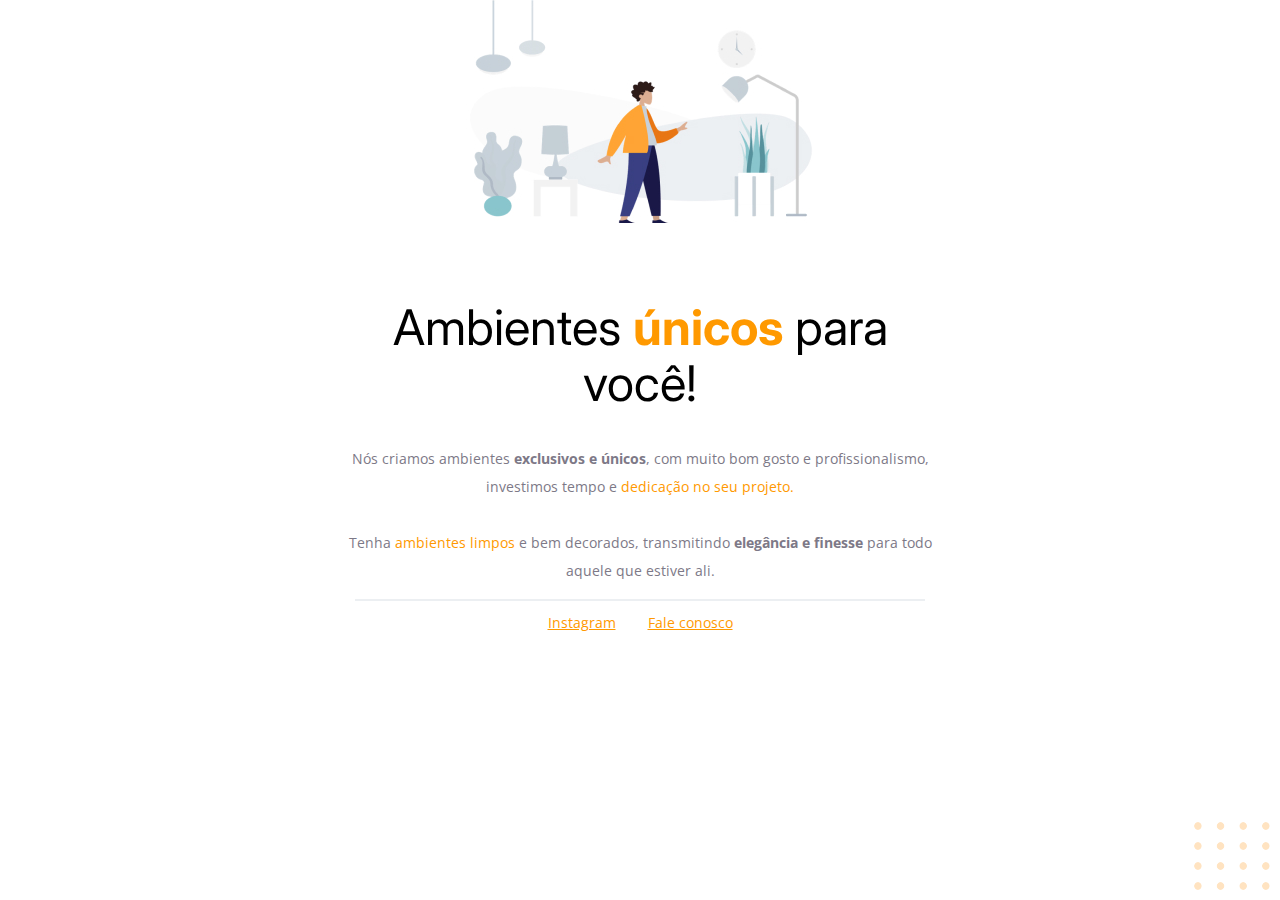
<file: 01-Introdução ao HTML e CSS/Desafio01/index.html>
<!-- Instrução que define o tipo do documento. -->
<!DOCTYPE html>
<html lang="pt-br">
<!-- Tag <head> contém as instruções para a página -->

<head>
  <link rel="preconnect" href="https://fonts.googleapis.com" />
  <link rel="preconnect" href="https://fonts.gstatic.com" crossorigin />

  <meta charset="UTF-8" />
  <meta name="viewport" content="width=device-width, initial-scale=1.0" />

  <title>Móveis customizados</title>

  <link href="https://fonts.googleapis.com/css2?family=Inter:wght@400;700&family=Open+Sans:wght@400;700&display=swap"
    rel="stylesheet" />

  <link rel="stylesheet" href="style.css" />
</head>

<!-- Tag <body> é o corpo do documento, onde tem as informações que serão mostradas. -->

<body>
  <img src="images/img1.jpg" alt="Desenho de uma pessoa vestindo uma camisa amarela em uma sala com Móveis" />

  <div id="hero">
    <h1>Ambientes <span>únicos</span> para você!</h1>
    <p>
      Nós criamos ambientes <strong>exclusivos e únicos</strong>, com muito
      bom gosto e profissionalismo, investimos tempo e
      <span>dedicação no seu projeto.</span>

      <br />
      <br />

      Tenha <span>ambientes limpos</span> e bem decorados, transmitindo
      <strong>elegância e finesse</strong>
      para todo aquele que estiver ali.
    </p>
  </div>


  <div id="footer">
    <div class="line"></div>

    <a target="_blank" href="https://instagram.com/moveisparavoce">Instagram</a>
    <a href="mailto:contato@moveisparavoce.com">Fale conosco</a>
  </div>

  <img id="balls" src="images/balls.svg" alt="Bolinhas alaranjadas no canto inferior direito da tela" />
</body>

</html>
</file>
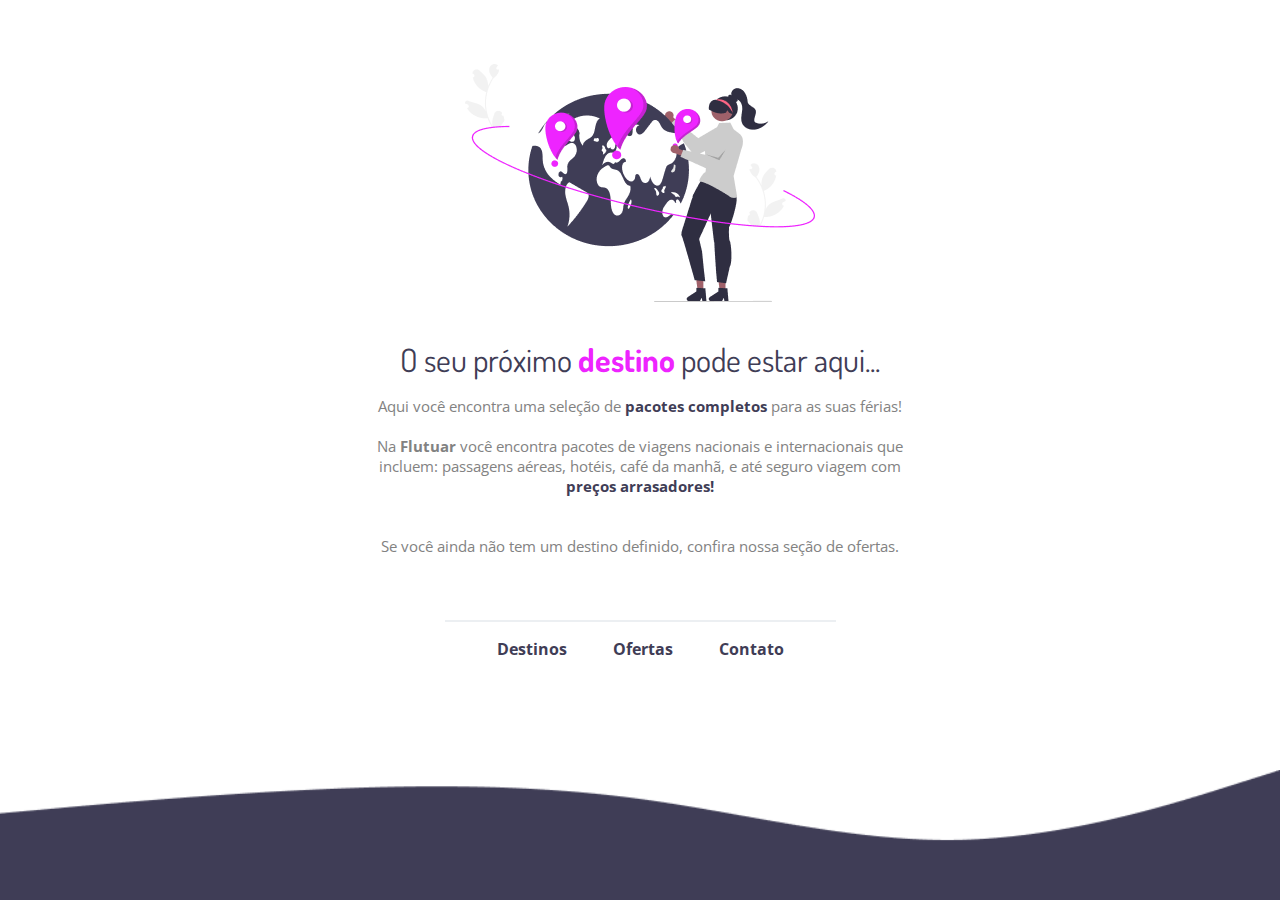
<file: 01-Introdução ao HTML e CSS/Extra01/index.html>
<!DOCTYPE html>
<html lang="pt-br">

<head>
  <link rel="preconnect" href="https://fonts.googleapis.com">
  <link rel="preconnect" href="https://fonts.gstatic.com" crossorigin>

  <meta charset="UTF-8">
  <meta name="viewport" content="width=device-width, initial-scale=1.0">

  <link rel="shortcut icon" type="image" href="images/favicon.svg" />
  <title>Cade minhas férias</title>

  <link
    href="https://fonts.googleapis.com/css2?family=Dosis:wght@200..800&family=Open+Sans:ital,wght@0,300..800;1,300..800&display=swap"
    rel="stylesheet">

  <link rel="stylesheet" href="style.css">
</head>

<body>

  <div id="main">
    <img src="images/img1.png"
      alt="Mulher ao lado de um globo terrestre grande, como se estivesse escolhendo um destino" />

    <h1>O seu próximo <span>destino</span> pode estar aqui...</h1>

    <p>Aqui você encontra uma seleção de <span>pacotes completos</span> para as suas férias!

      <br />
      <br />

      Na <strong>Flutuar</strong> você encontra pacotes de viagens nacionais e internacionais que incluem: passagens
      aéreas, hotéis, café
      da manhã, e até seguro viagem com <span>preços arrasadores!</span>

      <br />
      <br />
      <br />

      Se você ainda não tem um destino definido, confira nossa seção de ofertas.
    </p>
  </div>

  <div id="footer">
    <div id="line"></div>

    <a href="#">Destinos</a>
    <a href="#">Ofertas</a>
    <a href="#">Contato</a>

    <img src="images/Wave.png" alt="">
  </div>
</body>

</html>
</file>
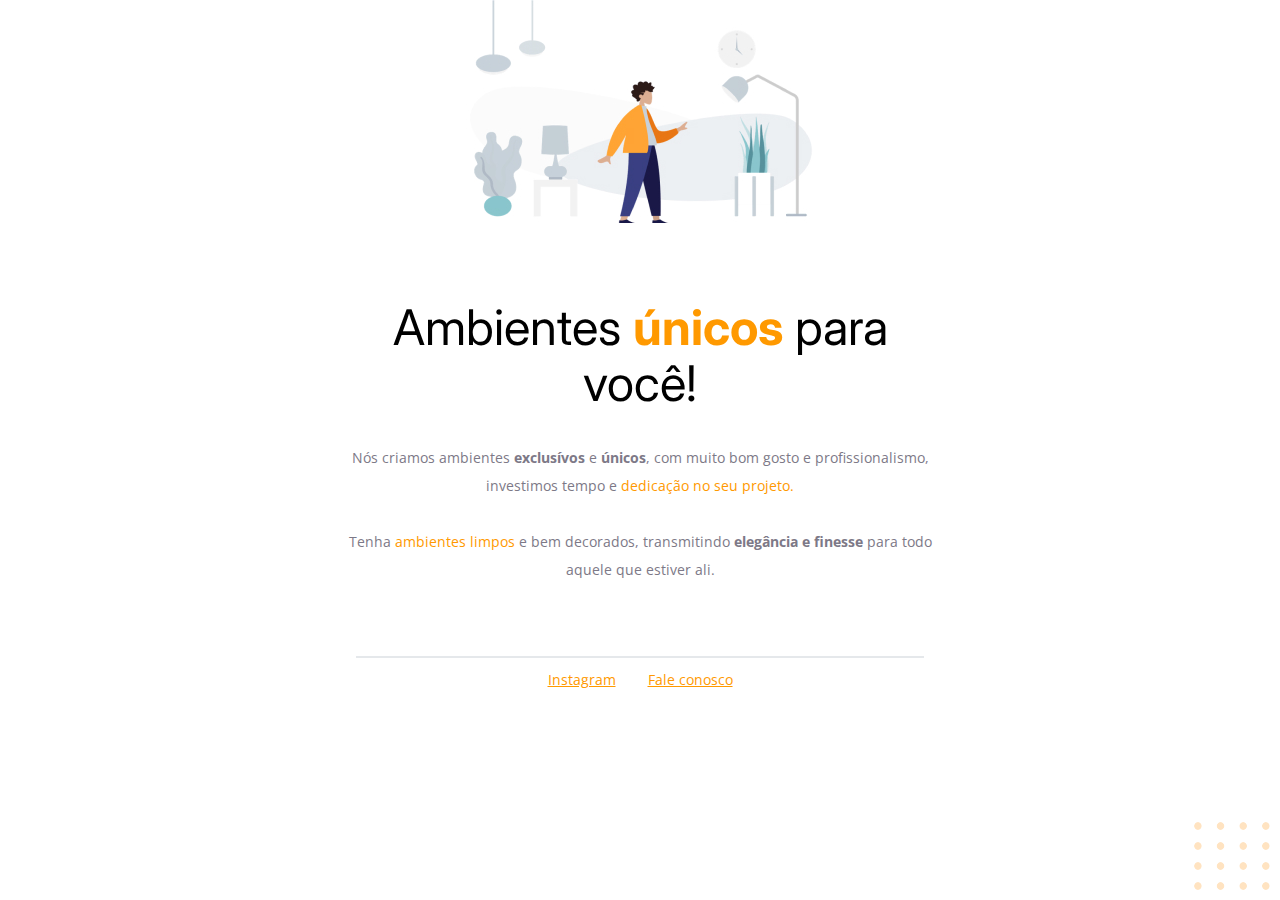
<file: 01-Introdução ao HTML e CSS/Projeto01/index.html>
<!DOCTYPE html>
<html lang="pt-br">

<head>
  <link rel="preconnect" href="https://fonts.googleapis.com">
  <link rel="preconnect" href="https://fonts.gstatic.com" crossorigin>

  <meta charset="UTF-8">
  <meta name="viewport" content="width=device-width, initial-scale=1.0">

  <title>Móveis customizados</title>

  <link
    href="https://fonts.googleapis.com/css2?family=Inter:wght@100..900&family=Open+Sans:ital,wght@0,300..800;1,300..800&display=swap"
    rel="stylesheet">

  <link rel="stylesheet" href="styles.css">

</head>

<body>
  <div id="hero">
    <img src="images/image1.jpg" alt="Desenho de uma pessoa em uma sala com móveis">

    <h1>Ambientes <span>únicos</span> para você!</h1>

    <p>Nós criamos ambientes <strong>exclusívos</strong> e <strong>únicos</strong>, com muito bom gosto e
      profissionalismo, investimos tempo e <span>dedicação no seu projeto.</span>

      <br />
      <br />

      Tenha <span>ambientes limpos</span> e bem decorados, transmitindo <strong>elegância e finesse</strong> para todo
      aquele que estiver ali.
    </p>
  </div>

  <div id="footer">
    <div id="line"></div>

    <a target="_blank" href="https://instagram.com">Instagram</a>
    <a href="mailto:contato@moveisparavc.com">Fale conosco</a>
  </div>

  <img id="balls" src="images/balls.svg" alt="Bolinhas alaranjadas no canto inferior direito da tela">

</body>

</html>
</file>
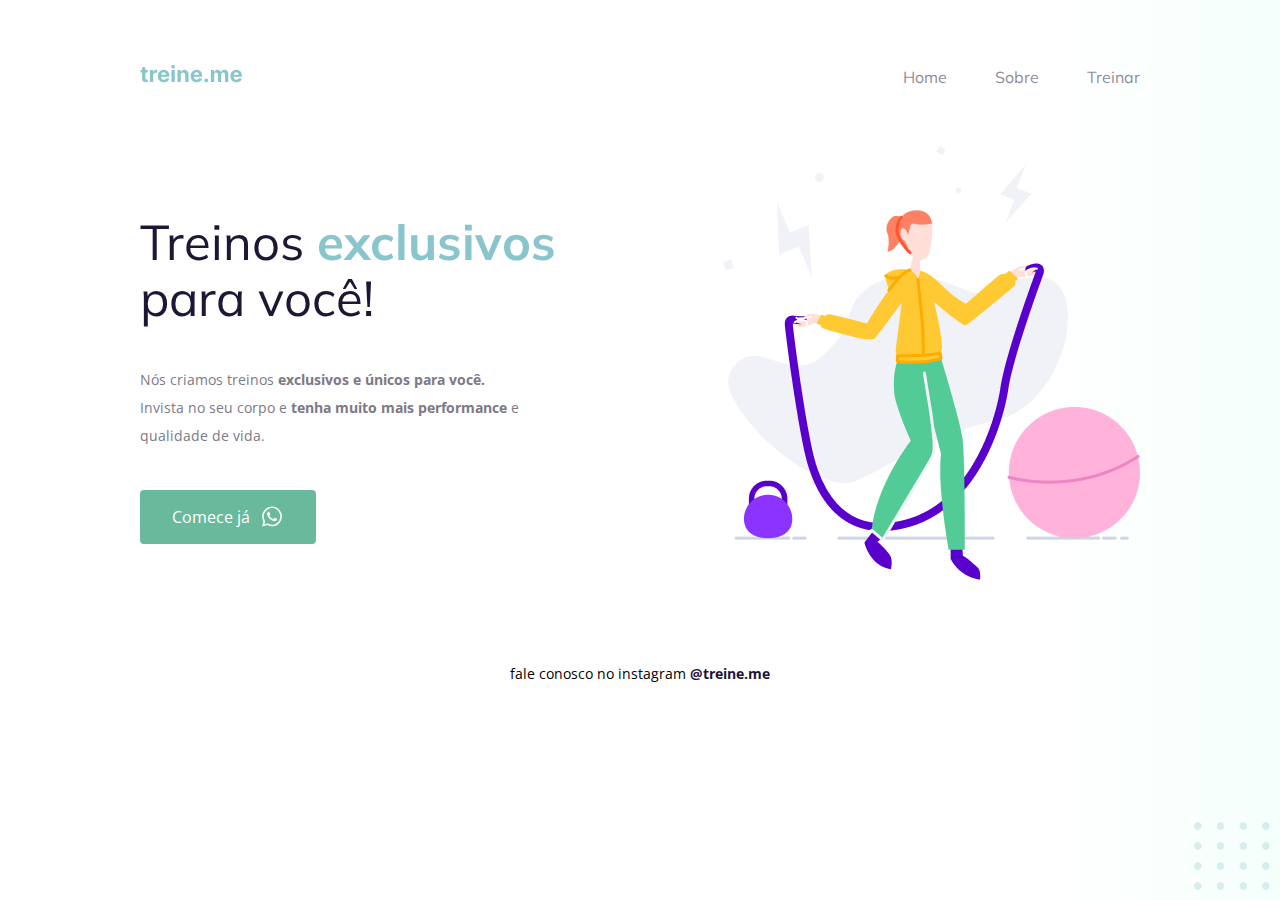
<file: 02-Conhecendo novos conceitos de html e css/Desafio02/index.html>
<!DOCTYPE html>
<html lang="pt-br">

<head>
  <link rel="preconnect" href="https://fonts.googleapis.com">
  <link rel="preconnect" href="https://fonts.gstatic.com" crossorigin>

  <meta charset="UTF-8" />
  <meta name="viewport" content="width=device-width, initial-scale=1.0" />
  <title>Treine me</title>

  <link href="https://fonts.googleapis.com/css2?family=Mulish:wght@400;700&family=Open+Sans:wght@400;700&display=swap"
    rel="stylesheet">

  <link rel="stylesheet" href="style.css">

</head>

<body>
  <div class="page">
    <nav>
      <a id="logo" href="#">
        <img src="images/logo.svg" alt="Treine.me" />
      </a>
      <ul>
        <li><a href="#">Home</a></li>
        <li><a href="#">Sobre</a></li>
        <li><a href="#">Treinar</a></li>
      </ul>
    </nav>

    <main>
      <section>
        <h1>Treinos <span>exclusivos</span> para você!</h1>
        <p>
          Nós criamos treinos <strong>exclusivos e únicos para você.</strong></br>
          Invista no seu corpo e <strong>tenha muito mais performance</strong> e qualidade de vida.
        </p>
        <button>
          Comece já
          <img src="images/whats.svg" alt="Ícone do whatsapp">
        </button>



      </section>

      <img src="images/img.png" alt="Desenho de uma mulher pulando corta numa academia.">


    </main>

    <footer>
      fale conosco no instagram <a href="https://instagram.com/treineme" target="_blank">@treine.me</a>
    </footer>
  </div>

  <img id="balls" src="images/balls.svg" alt="Bolinhas decorativas verdes no canto inferior direito da página.">

</body>

</html>
</file>
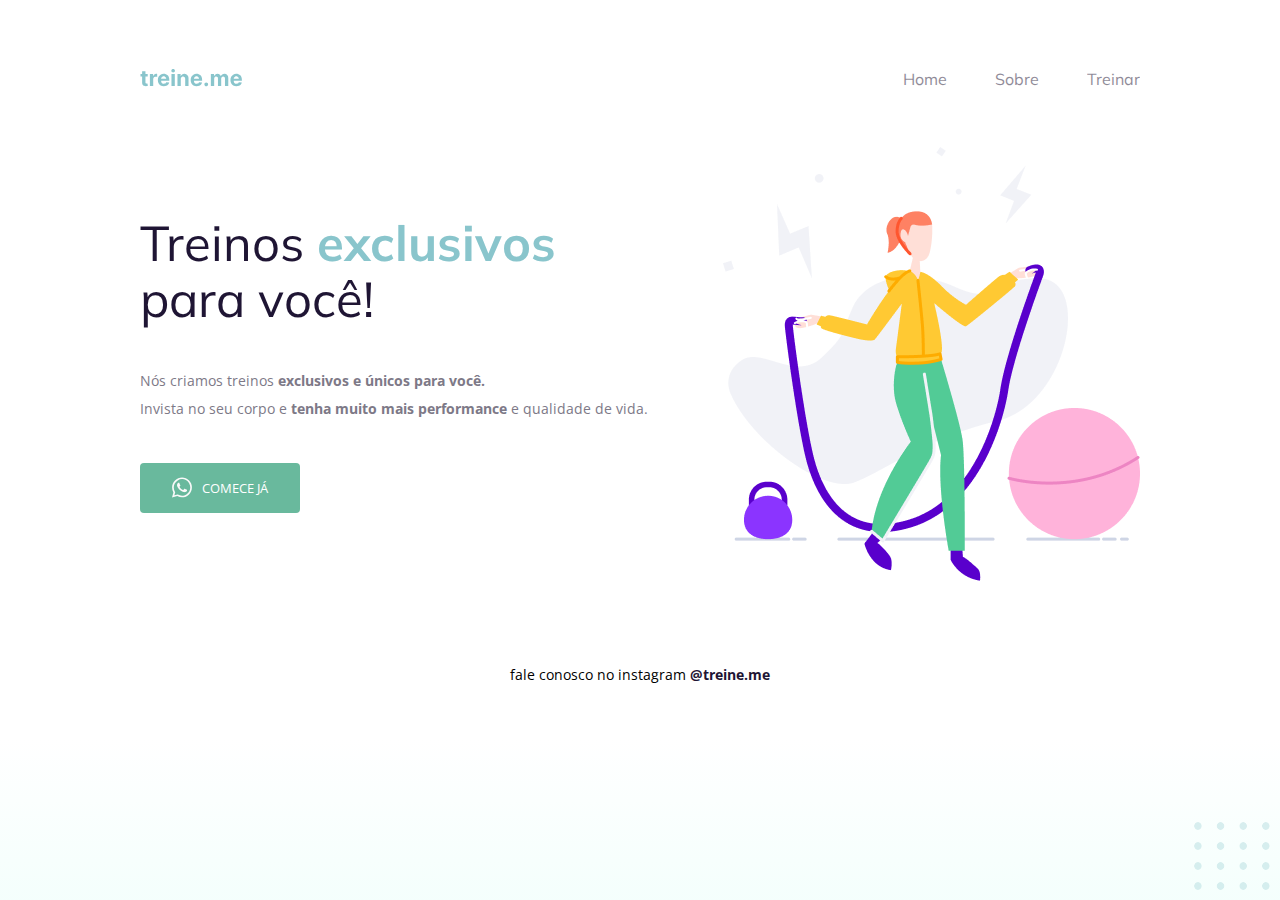
<file: 02-Conhecendo novos conceitos de html e css/Projeto02/index.html>
<!DOCTYPE html>
<html lang="pt-br">

<head>
  <link rel="preconnect" href="https://fonts.googleapis.com">
  <link rel="preconnect" href="https://fonts.gstatic.com" crossorigin>

  <meta charset="UTF-8">
  <meta name="viewport" content="width=device-width, initial-scale=1.0">

  <title>Treine me</title>

  <link
    href="https://fonts.googleapis.com/css2?family=Mulish:ital,wght@0,200..1000;1,200..1000&family=Open+Sans:ital,wght@0,300..800;1,300..800&display=swap"
    rel="stylesheet">

  <link rel="stylesheet" href="style.css">
</head>

<body>

  <div class="page">
    <nav>
      <a id="logo" href="#">
        <img src="images/Logo.svg" alt="Treine.me">
      </a>
      <ul>
        <li><a href="#">Home</a></li>
        <li><a href="#">Sobre</a></li>
        <li><a href="#">Treinar</a></li>
      </ul>
    </nav>

    <main>
      <section>
        <h1>Treinos <span>exclusivos</span> para você!</h1>

        <p>
          Nós criamos treinos <strong>exclusivos e únicos para você.</strong>

          <br />

          Invista no seu corpo e <strong>tenha muito mais performance</strong> e qualidade de vida.
        </p>

        <button>
          <img src="images/zap.svg" alt="ícone do whatsapp">
          Comece já
        </button>
      </section>

      <img src="images/fitness-jump.png" alt="Desenho de uma mulher pulando corda">

    </main>

    <footer>
      fale conosco no instagram <a href="#" target="_blank">@treine.me</a>
    </footer>
  </div>

  <img id="balls" src="images/balls-decoration.svg" alt="Bolinhas verdes no canto inferior direito da página">

</body>

</html>
</file>
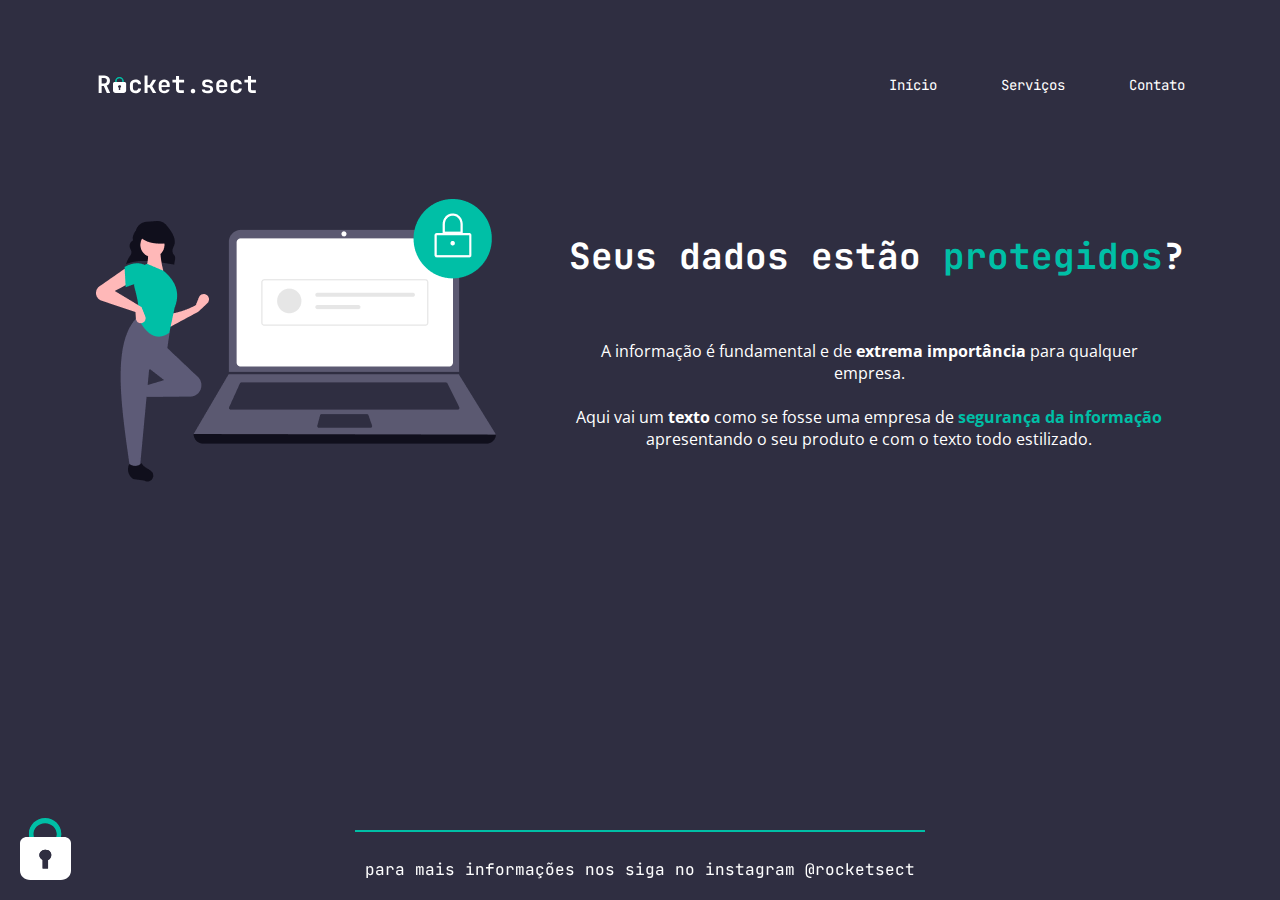
<file: 02-Conhecendo novos conceitos de html e css/Recriando02/index.html>
<!DOCTYPE html>
<html lang="pt-br">

<head>
  <link rel="preconnect" href="https://fonts.googleapis.com">
  <link rel="preconnect" href="https://fonts.gstatic.com" crossorigin>

  <meta charset="UTF-8">
  <meta name="viewport" content="width=device-width, initial-scale=1.0">

  <title>Rocket.sect</title>

  <link
    href="https://fonts.googleapis.com/css2?family=JetBrains+Mono:ital,wght@0,100..800;1,100..800&family=Open+Sans:ital,wght@0,300..800;1,300..800&display=swap"
    rel="stylesheet">

  <link rel="stylesheet" href="style.css">
</head>

<body>
  <div class="page">
    <nav>
      <a href="#">
        <img src="images/logo.svg" alt="Logo do Rocket.sect">
      </a>

      <ul>
        <li><a href="#">Início</a></li>
        <li><a href="#">Serviços</a></li>
        <li><a href="#">Contato</a></li>
      </ul>
    </nav>

    <main>
      <img src="images/img1.png"
        alt="Desenho de uma mulher ao lado de um computador com simbologo de cadeado. Indicando segurança">

      <section>
        <h1>Seus dados estão <span>protegidos</span>?</h1>

        <p>
          A informação é fundamental e de <strong>extrema importância</strong> para qualquer empresa.

          <br />
          <br />

          Aqui vai um <strong>texto</strong> como se fosse uma empresa de <span>segurança da informação</span>
          apresentando o seu produto e com o texto todo estilizado.
        </p>
      </section>
    </main>

    <footer>
      <div id="line"></div>
      <p>para mais informações nos siga no instagram <a href="#">@rocketsect</a></p>
    </footer>

    <img id="lock" src="images/padlock.svg" alt="Desenho de um cadeado trancado">

  </div>
</body>

</html>
</file>
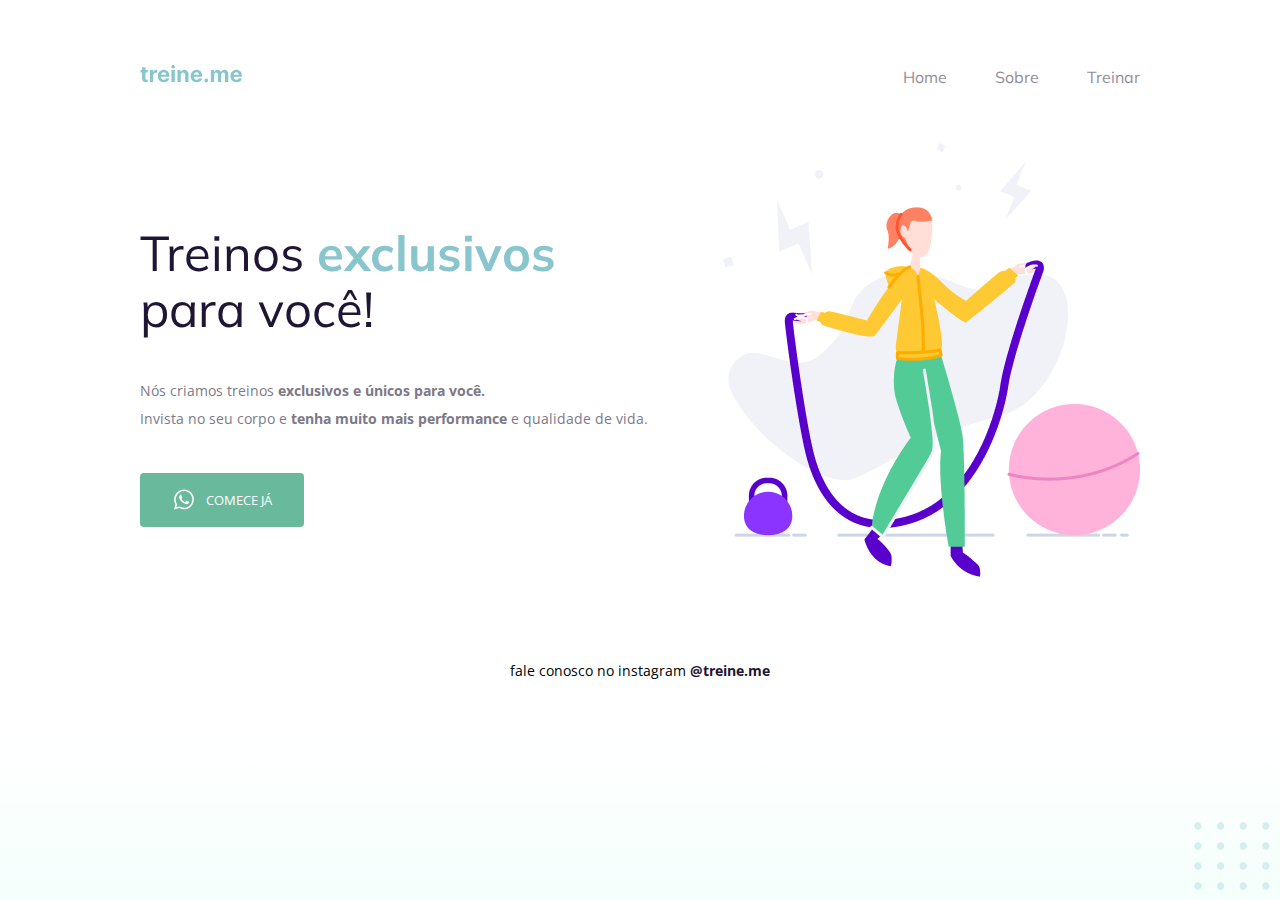
<file: 02-Conhecendo novos conceitos de html e css/Semantica02/index.html>
<!DOCTYPE html>
<html lang="pt-br">

<head>
  <link rel="preconnect" href="https://fonts.googleapis.com">
  <link rel="preconnect" href="https://fonts.gstatic.com" crossorigin>

  <meta charset="UTF-8" />
  <meta name="viewport" content="width=device-width, initial-scale=1.0" />
  <title>Treine me</title>

  <link href="https://fonts.googleapis.com/css2?family=Mulish:wght@400;700&family=Open+Sans:wght@400;700&display=swap"
    rel="stylesheet">

  <link rel="stylesheet" href="style.css">

</head>

<body>
  <div class="page">
    <nav>
      <a id="logo" href="#">
        <img src="images/logo.svg" alt="Treine.me" />
      </a>
      <ul>
        <li><a href="#">Home</a></li>
        <li><a href="#">Sobre</a></li>
        <li><a href="#">Treinar</a></li>
      </ul>
    </nav>

    <main>
      <section>
        <h1>Treinos <span>exclusivos</span> para você!</h1>

        <p>
          Nós criamos treinos <strong>exclusivos e únicos para você.</strong></br>
          Invista no seu corpo e <strong>tenha muito mais performance</strong> e qualidade de vida.
        </p>

        <button>
          <img src="images/whats.svg" alt="Ícone do whatsapp">
          Comece já
        </button>

      </section>

      <img src="images/img.png" alt="Desenho de uma mulher pulando corta numa academia.">
    </main>

    <footer>
      fale conosco no instagram <a href="https://instagram.com/treineme" target="_blank">@treine.me</a>
    </footer>
  </div>

  <img id="balls" src="images/balls.svg" alt="Bolinhas decorativas verdes no canto inferior direito da página.">

</body>

</html>
</file>
<file: 01-Introdução ao HTML e CSS/Desafio01/style.css>
body {
  font-family: "Open Sans", sans-serif;
  text-align: center;
  margin: 0;
}

#hero {
  width: 592px;
  margin: 72px auto 0;
}

h1 {
  font-family: "Inter", sans-serif;
  font-size: 49px;
  line-height: 56px;
  font-weight: normal;
}

h1 span {
  color: #ff9900;
  font-weight: bold;
  margin-bottom: 32px;
}

span,
a {
  color: #ff9900;
}

p,
#footer {
  color: #7d7987;
  font-size: 14px;
  line-height: 28px;
}

#footer a+a {
  margin-left: 28px;
}

.line {
  width: 568px;
  height: 0;

  margin: 0 auto 8px;

  border: 1px solid #ECEFF2;
}

#balls {
  position: fixed;
  bottom: 0;
  right: 0;
}
</file>
<file: 01-Introdução ao HTML e CSS/Extra01/style.css>
* {
  margin: 0;
  padding: 0;
  box-sizing: border-box;
}

body {
  font-family: 'Open Sans', sans-serif;
  text-align: center;
}

#main {
  width: 626px;
  margin: 64px auto;
}

#main img {
  margin-bottom: 32px;
}

#main h1 {
  color: #3F3D56;
  font-size: 32px;
  font-family: 'Dosis', sans-serif;
  font-weight: 400;
}

h1 span {
  color: #EE24FF;
  font-weight: bold;
}

#main p {
  width: 540px;
  color: #828282;
  font-size: 15px;

  margin: 16px auto 32px;
}

span,
a {
  color: #3F3D56;
  font-weight: bold;
  text-decoration: none;
}

#footer a+a {
  color: #3F3D56;
  font-weight: bold;
  margin-left: 42px;
}

#line {
  width: 391px;
  height: 0;

  margin: 0 auto 16px;

  border: 1px solid #ECEFF2;
}

#footer img {
  width: 100%;
  position: fixed;
  bottom: 0;
  left: 0;
}
</file>
<file: 01-Introdução ao HTML e CSS/Projeto01/styles.css>
* {
  margin: 0;
  padding: 0;
  box-sizing: border-box;
}

body {
  font-family: 'Open Sans', sans-serif;
  text-align: center;
}

#hero {
  width: 592px;
  margin: 0 auto 72px;
}

#hero img {
  margin-bottom: 72px;
}

h1 {
  font-family: 'Inter', sans-serif;
  font-size: 49px;
  font-weight: normal;
  line-height: 56px;

  margin-bottom: 32px;
}

h1 span {
  font-weight: bold;
}

span,
a {
  color: #FF9900;
}

p,
#footer {
  color: #7D7987;
  font-size: 14px;
  line-height: 28px;
}

#footer a+a {
  margin-left: 28px;
}

#line {
  width: 568px;
  height: 0;

  margin: 0 auto 8px;

  border: 1px solid #e5e8eb;
}

#balls {
  position: fixed;
  bottom: 0;
  right: 0;
}
</file>
<file: 02-Conhecendo novos conceitos de html e css/Desafio02/style.css>
body {
  margin: 0;

  font-family: "Open Sans", sans-serif;

  background: linear-gradient(90deg, rgb(227, 255, 248, 0) 82.08%, rgb(227, 255, 248, 0.38) 100%);

  min-height: 100vh;
}

.page {
  width: 1000px;
  margin: 0 auto;
  padding-top: 65px;
}

nav {
  display: flex;
  justify-content: space-between;
  align-items: center;

  margin-bottom: 58px;
}

ul {
  display: flex;
  gap: 48px;

  margin: 0;
  padding: 0;

  list-style: none;
}

a {
  color: #1f1534;
  text-decoration: none;
}

ul li a {
  opacity: 0.5;
}

ul li a:hover {
  font-weight: bold;
  opacity: 1;
}

h1,
ul {
  font-family: "Mulish", sans-serif;
}

h1 {
  font-size: 49px;
  line-height: 56px;
  color: #1f1534;

  font-weight: normal;

  width: 490px;
}

h1 span {
  color: #89c5cc;
  font-weight: bold;
}

main {
  display: flex;
  align-items: center;
  justify-content: space-between;
}

section p {
  width: 438px;

  font-size: 14px;
  line-height: 28px;
  color: #7d7987;

  margin: 40px 0;
}

button {
  color: white;
  font-family: "Open Sans", sans-serif;
  font-size: 16px;

  background: #69B99D;
  border: 0;
  padding: 14px 32px 15px;

  display: flex;
  justify-content: center;
  align-items: center;
  gap: 10px;

  border-radius: 4px;

  cursor: pointer;
}

button:hover {
  background: #4EA788;
}

footer {
  font-size: 14px;
  line-height: 28px;

  text-align: center;

  margin-top: 80px;
}

footer a {
  font-weight: bold;
}

#balls {
  position: fixed;
  bottom: 0;
  right: 0;
}
</file>
<file: 02-Conhecendo novos conceitos de html e css/Projeto02/style.css>
* {
  margin: 0;
  padding: 0;
}

body {
  min-height: 100dvh;
  background: linear-gradient(180deg, rgba(227, 255, 248, 0) 82.08%, rgba(227, 255, 248, 0.38) 100%);
  font-family: 'Open Sans', sans-serif;
}

.page {
  width: 1000px;
  margin: 0 auto;
  padding-top: 65px;
}

nav {
  display: flex;
  justify-content: space-between;
  align-items: center;

  margin-bottom: 55px;
}

nav ul {
  display: flex;
  gap: 48px;

  list-style: none;
}

a {
  color: #1F1534;
  text-decoration: none;
}

nav ul li a {
  opacity: 0.5;
}

nav ul li a:hover {
  font-weight: bold;
  opacity: 1;
}

h1,
ul {
  font-family: 'Mulish', sans-serif;
}

main {
  display: flex;
  align-items: center;
  justify-content: space-between;
}

h1 {
  width: 490px;

  color: #1F1534;
  font-size: 49px;
  line-height: 56px;

  font-weight: normal;
}

h1 span {
  color: #89C5CC;
  font-weight: bold;
}

section p {
  font-size: 14px;
  line-height: 28px;
  color: #7D7987;
  margin: 40px 0;
}

button {
  background: #69B99D;

  display: flex;
  align-items: center;
  justify-content: center;
  gap: 10px;

  padding: 14px 32px 15px;
  border-radius: 4px;
  border: none;

  color: white;
  font-family: 'Open Sans', sans-serif;
  text-transform: uppercase;

  cursor: pointer;
}

button:hover {
  background: #5aad90;
}

footer {
  font-size: 14px;
  line-height: 28px;

  text-align: center;

  margin-top: 80px;
}

footer a {
  font-weight: bold;
}

#balls {
  position: fixed;
  bottom: 0;
  right: 0;
}
</file>
<file: 02-Conhecendo novos conceitos de html e css/Recriando02/style.css>
* {
  margin: 0;
  padding: 0;
  box-sizing: border-box;
}

body {
  background: #2F2E41;
  color: white;
  font-family: 'JetBrains Mono', sans-serif;
}

.page {
  width: 1090px;
  margin: auto;
}

nav {
  display: flex;
  justify-content: space-between;
  align-items: center;

  margin-top: 70px;
  margin-bottom: 100px;
}

nav ul {
  display: flex;
  gap: 64px;

  list-style: none;
}

nav ul li a {
  font-size: 14px;
}

a {
  color: white;
  text-decoration: none;
}

span {
  color: #00BFA6;
  font-weight: bold;
}

main {
  display: flex;
  justify-content: space-between;
  align-items: center;

  text-align: center;
}

main section {
  display: flex;
  flex-direction: column;
  /* justify-content: space-between; */
}

main section h1 {
  font-size: 36px;
  margin-bottom: 60px;
}

main section p {
  width: 600px;
  font-size: 16px;
  font-family: 'Open Sans', sans-serif;
}

footer {
  text-align: center;
  margin: auto;
  /* margin-top: 160px; */
  position: fixed;
  bottom: 20px;
  left: 0;
  right: 0;
}

#line {
  width: 570px;
  height: 0;

  margin: auto;
  margin-bottom: 27px;
  border: 1px solid #00BFA6;
}

#lock {
  position: fixed;
  left: 20px;
  bottom: 20px;
}
</file>
<file: 02-Conhecendo novos conceitos de html e css/Semantica02/style.css>
body {
  margin: 0;

  font-family: "Open Sans", sans-serif;

  background: linear-gradient(180deg, rgb(227, 255, 248, 0) 82.08%, rgb(227, 255, 248, 0.38) 100%);

  min-height: 100vh;
}

.page {
  width: 1000px;
  margin: 0 auto;
  padding-top: 65px;
}

nav {
  display: flex;
  justify-content: space-between;
  align-items: center;

  margin-bottom: 55px;
}

ul {
  display: flex;
  gap: 48px;
  list-style: none;
  margin: 0;
  padding: 0;
}

a {
  color: #1f1534;
  text-decoration: none;
}

ul li a {
    opacity: 0.5;
}

ul li a:hover {
  font-weight: bold;
  opacity: 1;
}

ul, h1 {
  font-family: "Mulish", sans-serif;
}

main {
  display: flex;
  align-items: center;
  justify-content: space-between;
}

h1 {
  font-size: 49px;
  line-height: 56px;
  color: #1f1534;

  font-weight: normal;

  width: 490px;
}

h1 span {
  color: #89c5cc;
  font-weight: bold;
}

p {
  font-size: 14px;
  line-height: 28px;
  color: #7d7987;

  margin: 40px 0;
}

button {
  color: white;
  text-transform: uppercase;
  font-family: "Open Sans", sans-serif;

  background: #69B99D;
  border: 0;
  padding: 14px 32px 15px;

  display: flex;
  align-items: center;
  justify-content: center;
  gap: 10px;

  border-radius: 4px;

  cursor: pointer;
}

footer {
  font-size: 14px;
  line-height: 28px;

  text-align: center;

  margin-top: 80px;
}

footer a {
  font-weight: bold;
}

#balls {
    position: fixed;
    bottom: 0;
    right: 0;
}
</file>
